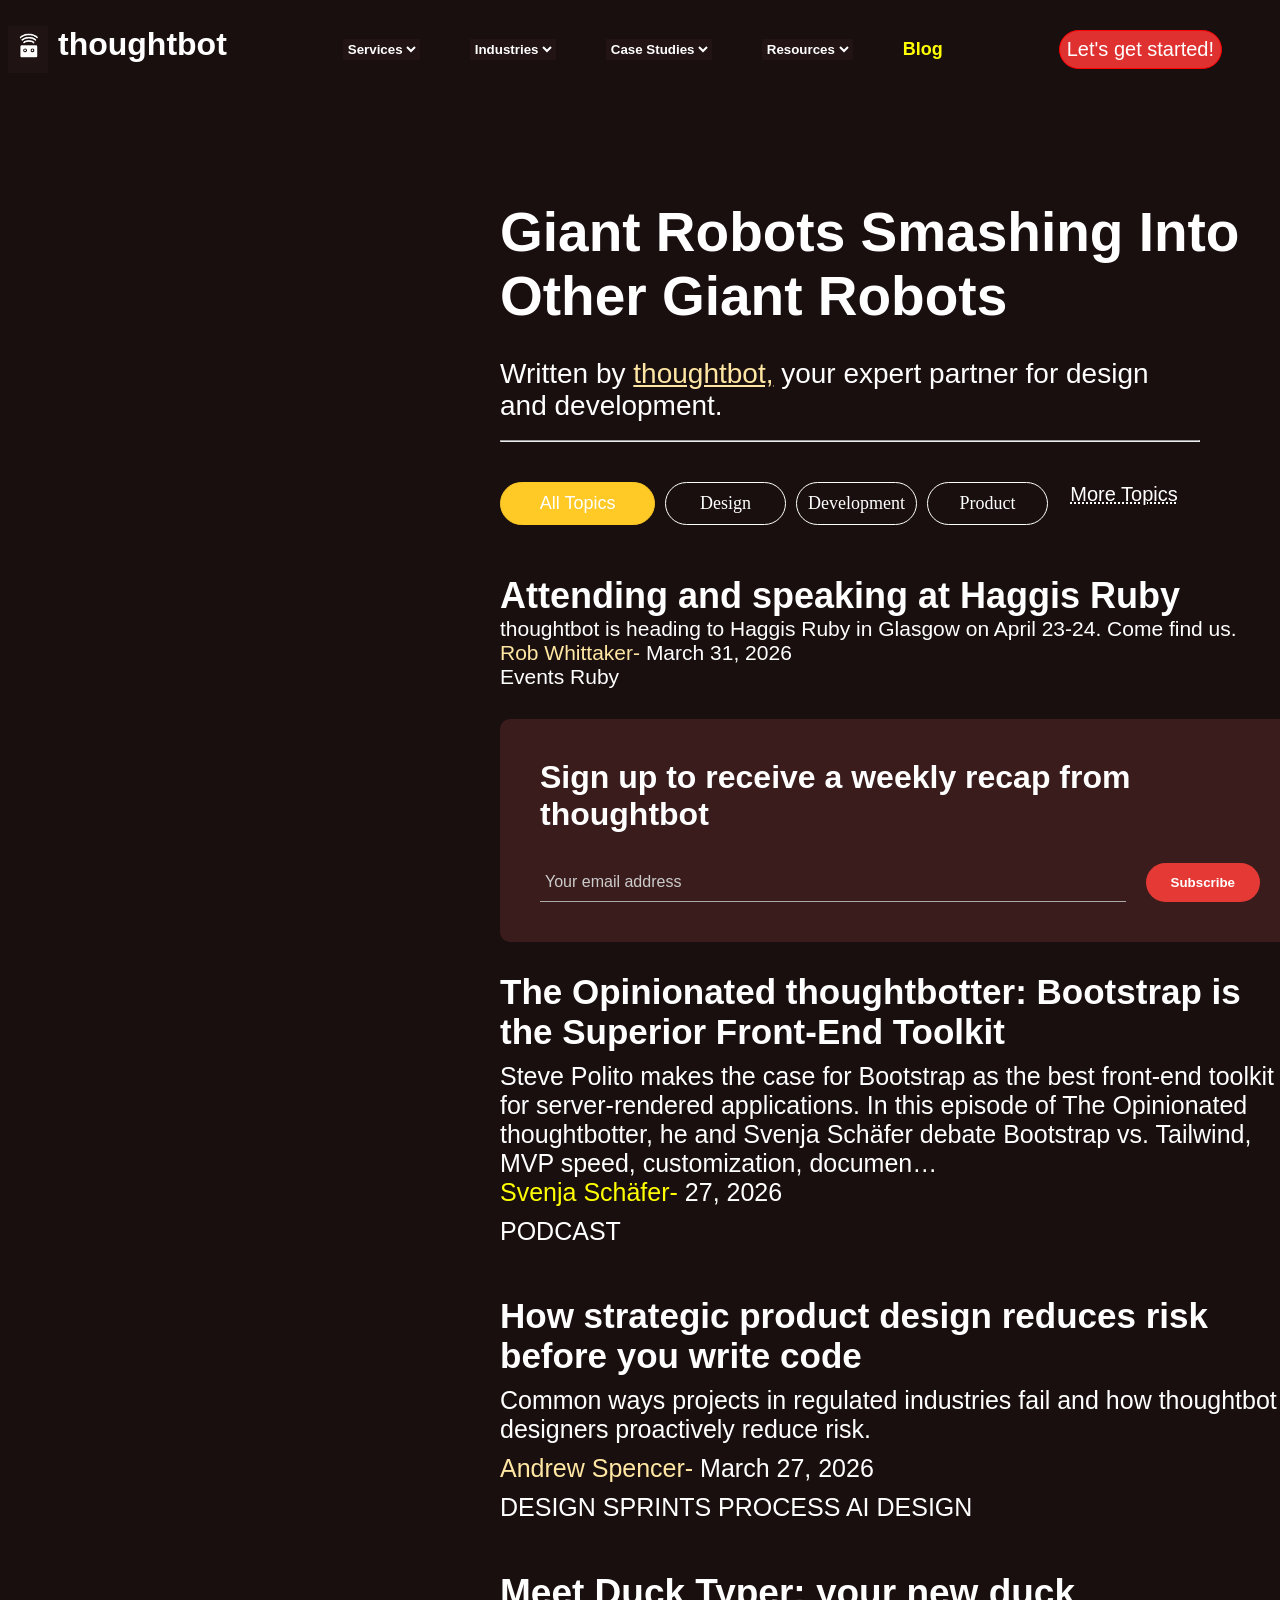
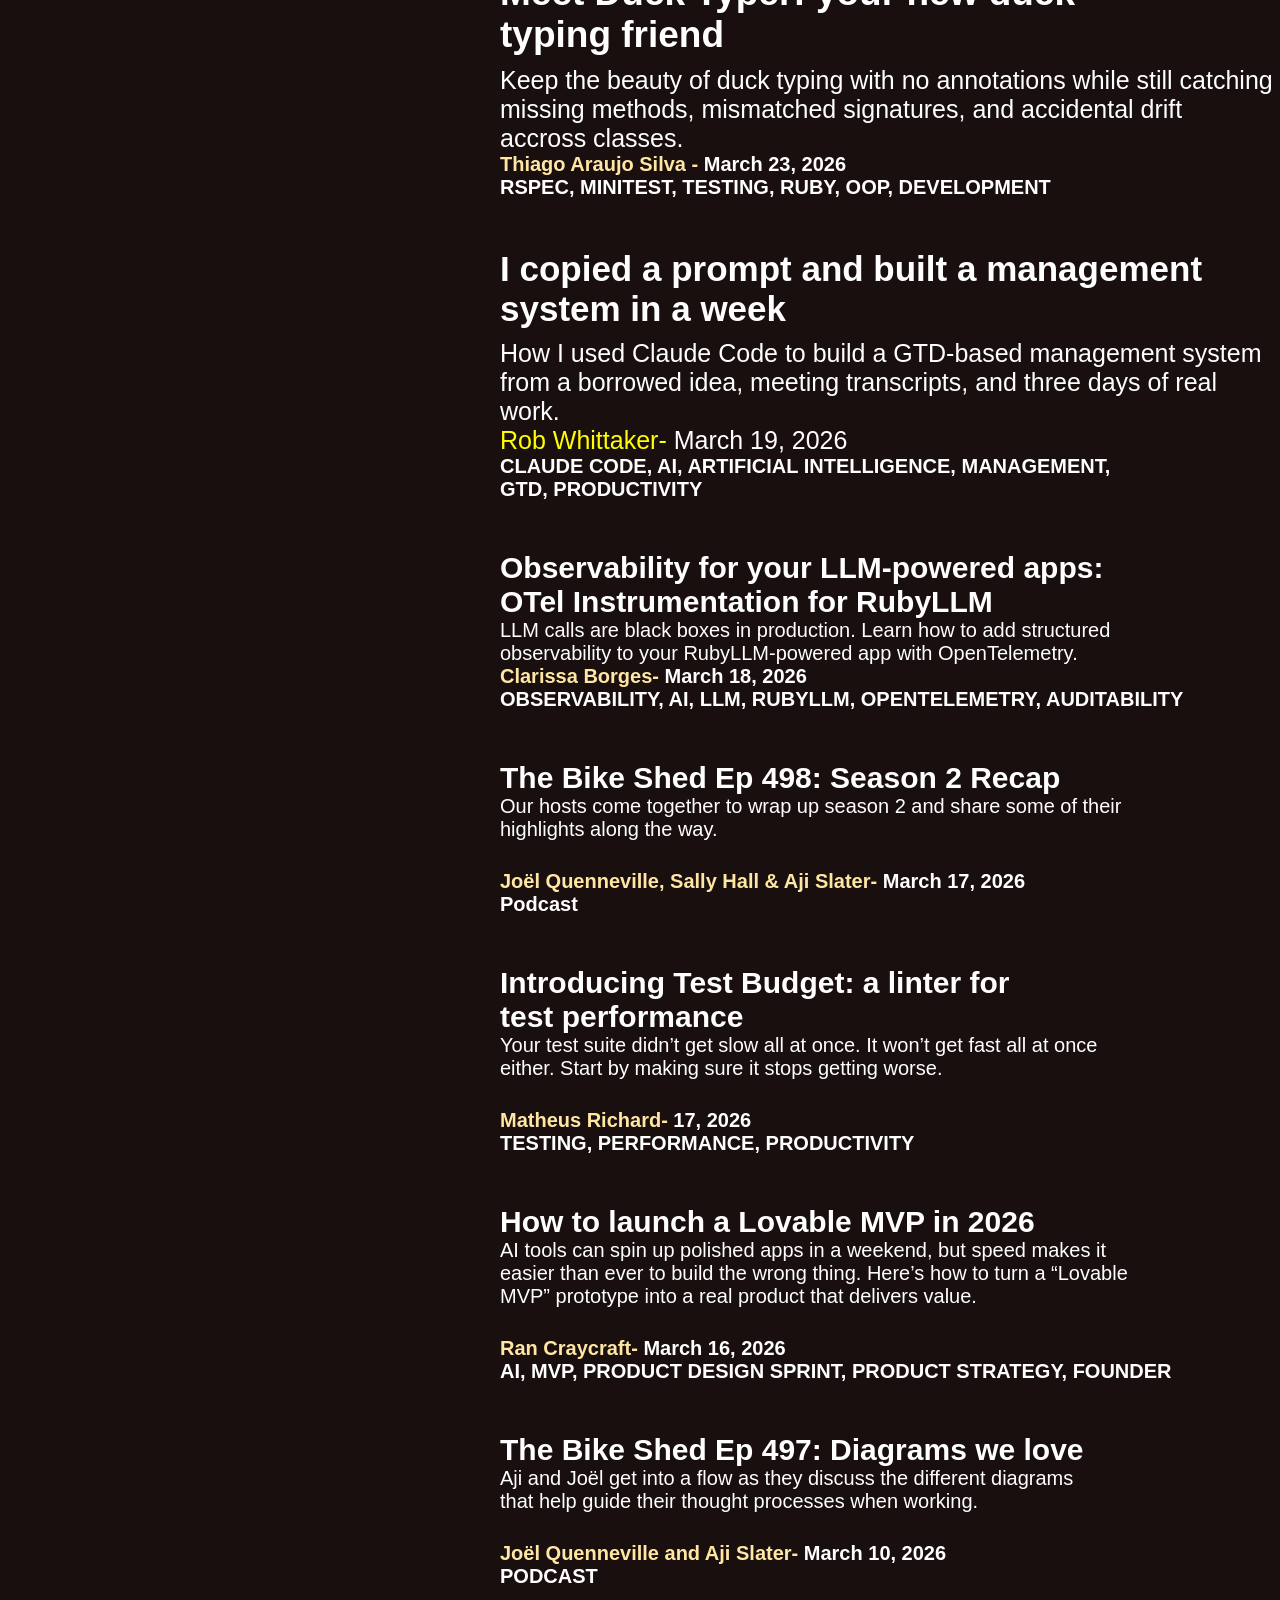
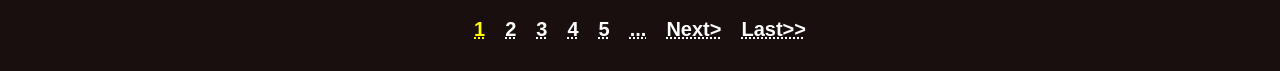
<file: index.html>
<!DOCTYPE html>
<html lang="en">
<head>
    <meta charset="UTF-8">
    <meta name="viewport" content="width=device-width, initial-scale=1.0">
    <title>Document</title>
    <link rel="stylesheet" href="new.css">
</head>
<body>
    <header>
        <div class="check">
            <img src="images.png" alt="bot">
            <h1>thoughtbot</h1>
        </div>
        <div class="content">
            <select>
                <option value="Service">Services</option>
            </select>
            <select>
                <option value="Industries">Industries</option>
            </select>
            <select>
                <option value="Case Studies">Case Studies</option>
            </select>
            <select>
                <option value="Resources">Resources</option>
            </select>
            <a href="">Blog</a>
        </div>
        <div class="started">
            <h1>Let's get started!</h1>
        </div>
    </header>
    <div class="first">
        <div class="first-row">
            <h1>Giant Robots Smashing Into <br> Other Giant Robots</h1>
            <p>Written by <span style="text-decoration: underline; color: rgb(255, 231, 163);">thoughtbot,</span> your expert partner for design <br>and development.</p>
        </div><br>
        <hr>
    </div>
    <div class="second">
        <div class="tag">
            <div class="due">All Topics</div>
            <h2>Design</h2>
            <h2>Development</h2>
            <h2>Product</h2>
            <div class="dotted">More Topics</div>
        </div>
    </div>
    <div class="tree">        
            <h3> Attending and speaking at Haggis Ruby</h3>
            <p>thoughtbot is heading to Haggis Ruby in Glasgow on April 23-24. Come find us.</p>
             <p><span style="color: rgb(255, 231, 163)">Rob Whittaker-</span> March 31, 2026</p>
            <p>Events  Ruby</p>    
        </div>
        <div class="container">
            <h1>Sign up to receive a weekly recap from thoughtbot</h1>
        <form class="form">
            <input type="email" placeholder="Your email address" />
            <button type="submit">Subscribe</button>
        </form>
        </div>
    <div class="third">
            <h3> The Opinionated thoughtbotter: Bootstrap is <br>the Superior Front-End Toolkit</h3> 
            <p>Steve Polito makes the case for Bootstrap as the best front-end toolkit <br> for server-rendered applications. In this episode of The Opinionated <br> thoughtbotter, he and Svenja Schäfer debate Bootstrap vs. Tailwind, <br> MVP speed, customization, documen… <br> <span style="color: yellow;"> Svenja Schäfer-</span> 27, 2026</p>
            <p>PODCAST</p>
        </div>
      <div class="fourth">
        <div      class="fourth-row">
            <h3>How strategic product design reduces risk <br> before you write code</h3>
            <p>Common ways projects in regulated industries fail and how thoughtbot <br>designers proactively reduce risk.</p>
            <p> <span style="color: rgb(255, 231, 163)">Andrew Spencer-</span> March 27, 2026</p>
            <p>DESIGN SPRINTS PROCESS AI DESIGN</p>
        </div>
    </div>
    <div class="sixth">
        <div class="sixth-row">
                <h3>Meet Duck Typer: your new duck <br>typing friend</h3>
                <p>Keep the beauty of duck typing with no annotations while still catching <br> missing methods, mismatched signatures, and accidental drift <br> accross classes.</p>
                <h4> <span style="color: rgb(255, 231, 163)">Thiago Araujo Silva - </span>March 23, 2026</h4>
                <h4>RSPEC, MINITEST, TESTING, RUBY, OOP, DEVELOPMENT</h4> 
            </div>
    </div>
    <div class="seventh">
        <div class="front">
                <h3>I copied a prompt and built a management <br> system in a week</h3>
                <p>How I used Claude Code to build a GTD-based management system <br> from a borrowed idea, meeting transcripts, and three days of real work. <br> <span style="color: yellow;">Rob Whittaker- </span>March 19, 2026</p>
                <h4>CLAUDE CODE, AI, ARTIFICIAL INTELLIGENCE, MANAGEMENT, <br> GTD, PRODUCTIVITY</h4>
            </div>
    </div>
    <div class="eight">
        <div class="back">
                <h3>Observability for your LLM-powered apps: <br>OTel Instrumentation for RubyLLM</h3>
                <p>LLM calls are black boxes in production. Learn how to add structured <br>observability to your RubyLLM-powered app with OpenTelemetry.</p> 
                <h4><span style="color: rgb(255, 231, 163)">Clarissa Borges- </span>March 18, 2026</h4>
                <h4>OBSERVABILITY, AI, LLM, RUBYLLM, OPENTELEMETRY, AUDITABILITY</h4>
            </div>
    </div>
    <div class="eight">
        <div class="back">
                <h3>The Bike Shed Ep 498: Season 2 Recap</h3>
                <p>Our hosts come together to wrap up season 2 and share some of their <br> highlights along the way.</p> <br>
                <h4><span style="color: rgb(255, 231, 163)">Joël Quenneville, Sally Hall & Aji Slater- </span>March 17, 2026</h4>
                <h4>Podcast</h4>
            </div>
    </div>
    <div class="eight">
        <div class="back">
                <h3>Introducing Test Budget: a linter for <br> test performance</h3>
                <p>Your test suite didn’t get slow all at once. It won’t get fast all at once  <br>either. Start by making sure it stops getting worse.</p><br>
                <h4><span style="color: rgb(255, 231, 163)">Matheus Richard- </span> 17, 2026</h4>
                <h4>TESTING, PERFORMANCE, PRODUCTIVITY</h4>
            </div>
    </div>
    <div class="eight">
        <div class="back">
                <h3>How to launch a Lovable MVP in 2026</h3>
                <p>AI tools can spin up polished apps in a weekend, but speed makes it <br>easier than ever to build the wrong thing. Here’s how to turn a “Lovable <br>MVP” prototype into a real product that delivers value.</p> <br>
                <h4><span style="color: rgb(255, 231, 163)">Ran Craycraft-</span> March 16, 2026</h4>
                <h4>AI, MVP, PRODUCT DESIGN SPRINT, PRODUCT STRATEGY, FOUNDER</h4>
            </div>
    </div>
    <div class="eight">
        <div class="back">
                <h3>The Bike Shed Ep 497: Diagrams we love</h3>
                <p>Aji and Joël get into a flow as they discuss the different diagrams <br> that help guide their thought processes when working.</p><br>
                <h4><span style="color: rgb(255, 231, 163)">Joël Quenneville and Aji Slater-</span> March 10, 2026</h4>
                <h4>PODCAST</h4>
            </div>
    </div>
    <div class="nine">
        <h1 class="go">1</h1>
        <h1>2</h1>
        <h1>3</h1>
        <h1>4</h1>
        <h1>5</h1>
        <h1>...</h1>
        <h1>Next></h1>
        <h1>Last>></h1>
    </div>
</body>
</html>
</file>
<file: new.css>
*{
    margin: 0;
    padding: 0;
    box-sizing: border-box;
}
header{
    display: flex;
    justify-content: space-around;
    align-items: center;
    background-color: rgb(26, 15, 15);
    position: fixed;
    right: 0;
    left: 0;
    top: 0;
}
.check{
    display: flex;
    justify-content: center;
    align-items: center;
}
.check h1{
    margin-top: 20px;
    color: white;
    margin-left: 10px;
}
.check img{
    margin-left: -50px;
}
.content{
    display: flex;
    gap: 50px;
}
.content select{
    border: 1px solid transparent;
    background-color: rgb(34, 20, 20);
    color: white;
    font-weight: bold;
    cursor: pointer;
}
.content select:hover{
    color: yellow;
}

a{
    color: yellow;
    text-decoration: none;
    font-size: 18px;
    font-weight: bold;
}
.started h1{
    color: white;
    margin-top: 30px;
    font-size: 20px;
    font-weight: lighter;
    background-color: rgb(224, 49, 49);
    border: 1px solid transparent;
    border-radius: 20px;
    border-color: red;
    padding: 7px;
    cursor: pointer;
    transition: 2s;
}
.started h1:hover{
    background-color: blue;
    
}

.first{
    margin-top: 200px;
    text-align: justify;
    color: white;
    font-family: 'Segoe UI', Tahoma, Geneva, Verdana, sans-serif;
}
.first-row h1{
    font-size: 55px;
    margin-left: 500px;
    font-weight: 600;
    width: 1000px;
}
.first-row p{
    font-size: 28px;
    margin-left: 500px;
    text-align: justify;
}
hr{
    width: 700px;
    margin-left: 500px;
}
.second{
    margin-top: 40px;
    text-align: justify;
    color: white;
    font-family: 'Segoe UI', Tahoma, Geneva, Verdana, sans-serif;
}
.tag{
    display: flex;
    gap: 10px;
    text-align: center;
    margin-left: 500px;
    margin-right: 400px;
    width: 740px;
}
.tag h2{
    width: 150px;
    justify-content: center;
    align-items: justify;
    padding: 10px;
    text-align: center;
    border: 1px solid white;
    border-radius: 30px;
    font-size: 18px;
    font-weight: 400;
    cursor: pointer;
    font-family: cursive;
}
.due{
    background-color: rgb(255, 201, 38);
    width: 200px;
    border: 1px solid rgb(255, 201, 38);
    border-radius: 30px;
    font-size: 18px;
    font-weight: lighter;
    padding-top: 10px;
}
.due:hover{
    background-color: rgb(255, 201, 38);
}
.tag h2:hover{
    background-color: rgb(221, 221, 195);
}
.dotted{
    font-size: 20px;
    width: 300px;
    text-decoration: underline dotted;
    margin-left: -50px;
    cursor: pointer;
    margin-top: 1px;
}
.dotted:hover{
    color: yellow;
}
.tree{
    margin-top: 30px;
    text-align: justify;
    color: white;
    font-family: 'Segoe UI', Tahoma, Geneva, Verdana, sans-serif;
}
.tree h3{
        font-size: 36px;
        font-weight: 600;
        margin-left: 500px;
        margin-top: 50px;
}
.tree h3:hover{
    color: yellow;
}
.tree p{
    font-size: 21px;
    margin-left: 500px;
    align-items: justify;
    font-family: 'Segoe UI', Tahoma, Geneva, Verdana, sans-serif;
}
body {
    background-color: #1a0f0f;
    font-family: Arial, sans-serif;
}

.container {
    background-color: #3b1c1c;
    padding: 40px;
    border-radius: 10px;
    color: white;
    width: 800px;
    margin-left: 500px;
    margin-top: 30px;
}

h1 {
    margin-bottom: 30px;
}

.form {
    display: flex;
    align-items: center;
    gap: 20px;
}

.form input {
    flex: 1;
    background: transparent;
    border: none;
    border-bottom: 1px solid #aaa;
    padding: 10px 5px;
    color: white;
    font-size: 16px;
    outline: none;
}

.form input::placeholder {
    color: #ccc;
}
.form input:focus {
    border-bottom: 1px solid white;
}
.form button {
    background-color: #e53935;
    color: white;
    border: none;
    padding: 12px 25px;
    border-radius: 25px;
    cursor: pointer;
    font-weight: bold;
}
.form button:hover {
    background-color: #d32f2f;
}
.third{
    margin-top: 30px;
    text-align: justify;
    color: white;
    font-family: 'Segoe UI', Tahoma, Geneva, Verdana, sans-serif;
}
.third h3{
    font-size: 35px;
    font-weight: 600;
    margin-left: 500px;

}
.third h3:hover{
    color: yellow;
}
.third p{
    font-size: 25px;
    margin-left: 500px;
    align-items: justify;
    margin-top: 10px;
    font-family: 'Segoe UI', Tahoma, Geneva, Verdana, sans-serif;
}
.fourth{
    color: white;
    margin-top: 50px;
    align-items: justify;
    font-family: 'Segoe UI', Tahoma, Geneva, Verdana, sans-serif;
    font-size: 20px;
}
.fourth-row h3{
    color: white;
    font-family: 'Segoe UI', Tahoma, Geneva, Verdana, sans-serif;
    font-size: 35px;
    margin-left: 500px;
    font-weight: 600;
}
.fourth-row h3:hover{
    color: yellow;
}
.fourth-row p{
    margin-left: 500px;
    font-size: 25px;
    margin-top: 10px;
    
}
.sixth{
    color: white;
    margin-top: 50px;
    align-items: justify;
    font-family: 'Segoe UI', Tahoma, Geneva, Verdana, sans-serif;
    font-size: 25px;
}
.sixth-row h3{
    margin-left: 500px;
    font-size: 37px;
    font-weight: 600;
}
.sixth-row h3:hover{
    color: yellow;
}
.sixth-row p{
    margin-left: 500px;
    font-size: 25px;
    margin-top: 10px;
}
.sixth-row h4{
    margin-left: 500px;
    font-size: 20px;
}
.seventh{
    color: white;
    margin-top: 50px;
    align-items: justify;
    font-family: 'Segoe UI', Tahoma, Geneva, Verdana, sans-serif;
    font-size: 25px;
}
.front h3{
    color: white;
    font-family: 'Segoe UI', Tahoma, Geneva, Verdana, sans-serif;
    font-size: 35px;
    margin-left: 500px;
    font-weight: 600;
}
.front h3:hover{
    color: yellow
}
.front p{
    margin-left: 500px;
    font-size: 25px;
    margin-top: 10px;
}
.front h4{
    margin-left: 500px;
    font-size: 20px;
}
.eight{
    color: white;
    margin-top: 50px;
    align-items: justify;
    font-family: 'Segoe UI', Tahoma, Geneva, Verdana, sans-serif;
    font-size: 25px;
}
.back h3{
    color: white;
    font-family: 'Segoe UI', Tahoma, Geneva, Verdana, sans-serif;
    font-size: 30px;
    font-weight: 600;
    margin-left: 500px;
}
.back h3:hover{
    color: yellow;
}
.back p{
    margin-left: 500px;
    font-size: 20px;
}
.back h4{
    margin-left: 500px;
    font-size: 20px;
    margin-top: 0;
}
.nine{
    display: flex;
    color: white;
    gap: 20px;
    margin-top: 30px;
    justify-content: center;
    font-size: 20px;
}
.nine h1{
    font-size: 20px;
    text-decoration: dotted underline;
    cursor: pointer;
}
.nine h1:hover{
    color: yellow;
}
.go{
    color: yellow;
    font-size: 20px;
}
</file>
